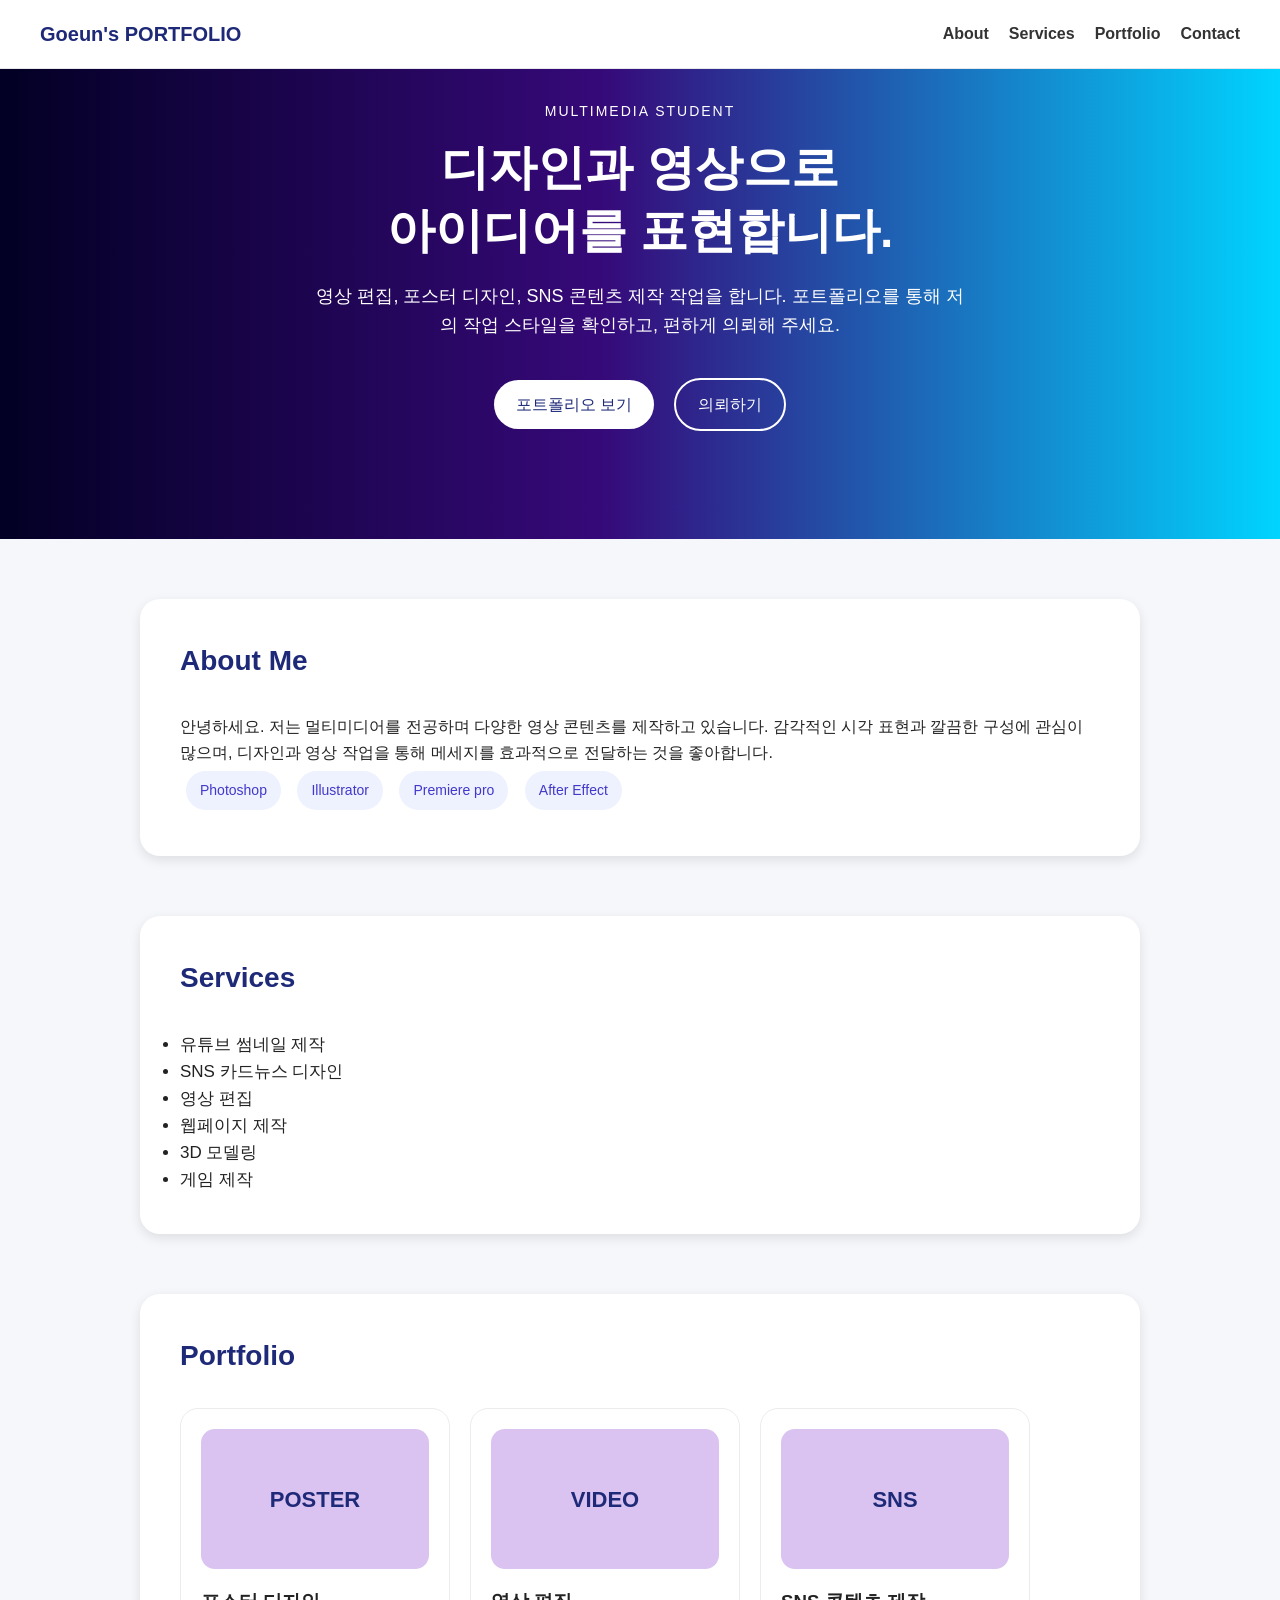
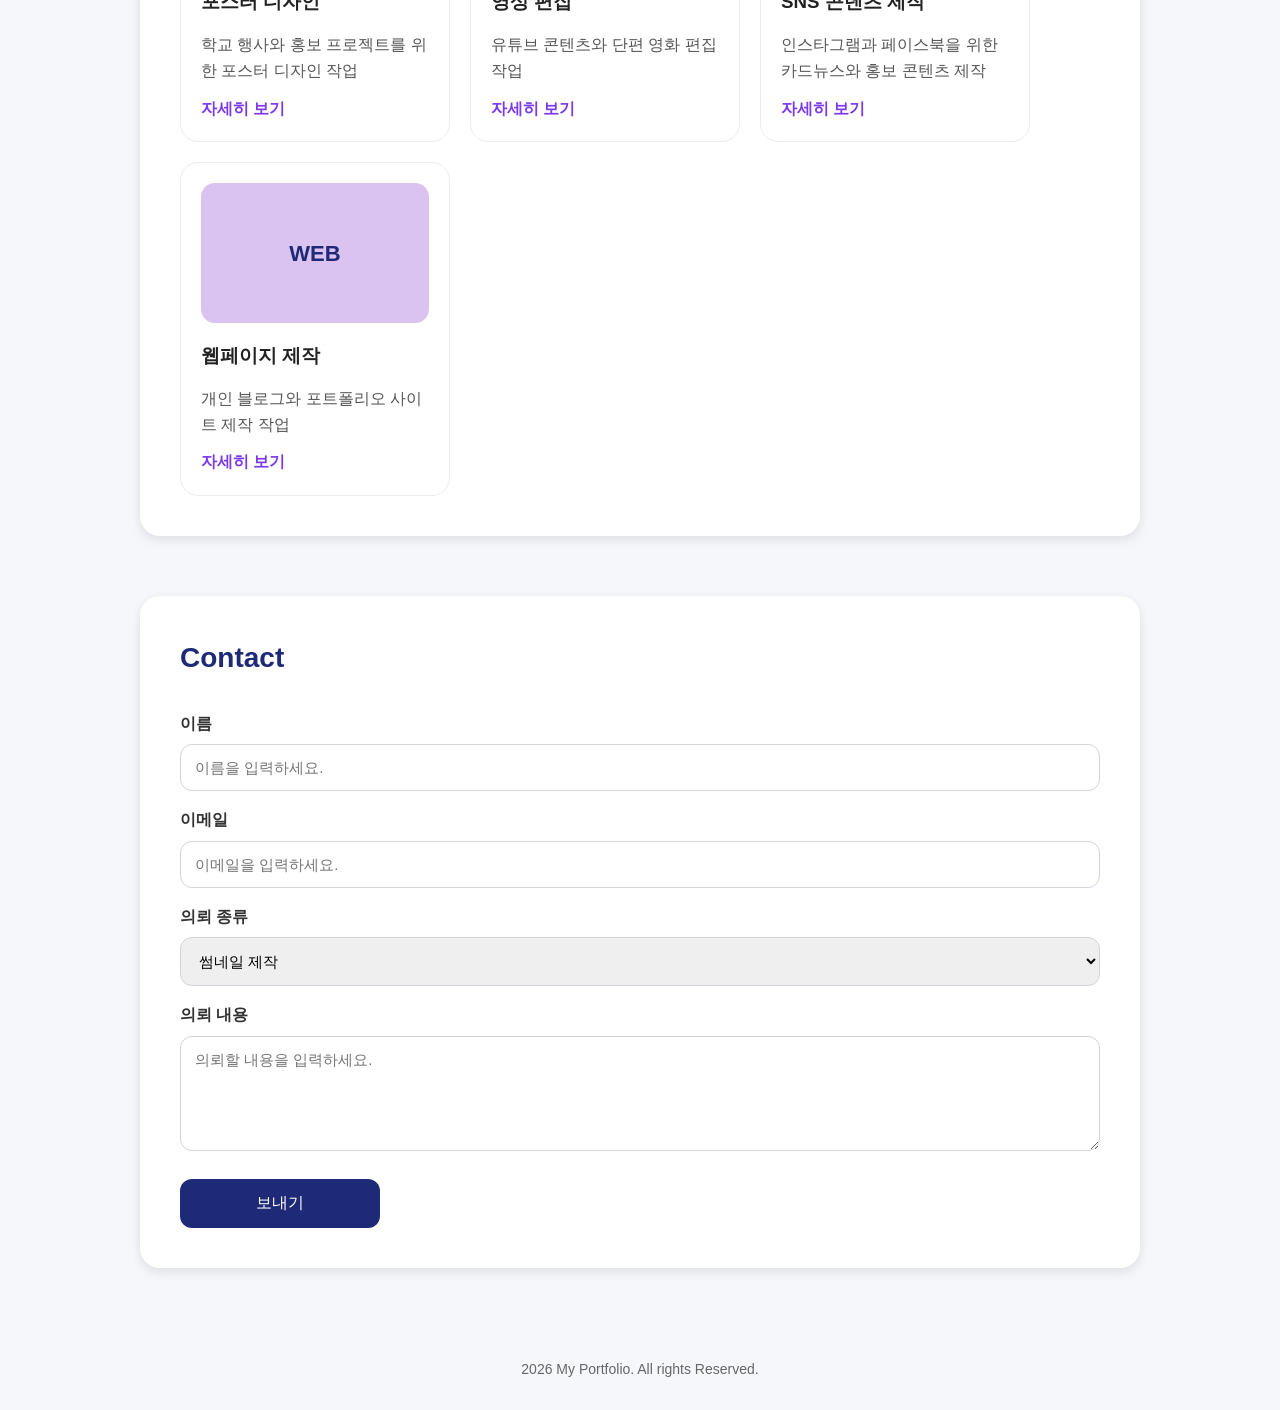
<file: index.html>
<!DOCTYPE html>
<html lang="en">
<head>
    <meta charset="UTF-8">
    <meta name="viewport" content="width=device-width, initial-scale=1.0">
    <title>Goeun's Portfolio</title>
    <link rel="stylesheet" href="style.css">
</head>
<body>
    <nav>
    <div class="logo">Goeun's PORTFOLIO</div>
    <ul>
        <li><a href="about">About</a></li>
        <li><a href="services">Services</a></li>
        <li><a href="portfolio">Portfolio</a></li>
        <li><a href="contact">Contact</a></li>
    </ul>
    </nav>

    <header class="hero">
    <div class="hero-text">
        <p class="small-title">MULTIMEDIA STUDENT</p>
        <h1>디자인과 영상으로<br> 아이디어를 표현합니다.</h1>
        <p class="hero-description">영상 편집, 포스터 디자인, SNS 콘텐츠 제작 작업을 합니다. 포트폴리오를 통해 저의 작업 스타일을 확인하고, 편하게 의뢰해 주세요.</p>
        
        <div class="hero-buttons">
            <a href="#" class="btn first">포트폴리오 보기</a>
            <a href="#" class="btn second">의뢰하기</a>
        </div>

    </div>
    </header>

    <section id="about">
        <h2>About Me</h2>
        <p>안녕하세요. 저는 멀티미디어를 전공하며 다양한 영상 콘텐츠를 제작하고 있습니다.
           감각적인 시각 표현과 깔끔한 구성에 관심이 많으며, 디자인과 영상 작업을 통해 메세지를 효과적으로 전달하는 것을 좋아합니다.
        </p>

        <div class="skills">
            <span>Photoshop</span>
            <span>Illustrator</span>
            <span>Premiere pro</span>
            <span>After Effect</span>
        </div>
    </section>

    <section id="services">
        <h2>Services</h2>
        <ul>
            <li>유튜브 썸네일 제작</li>
            <li>SNS 카드뉴스 디자인</li>
            <li>영상 편집</li>
            <li>웹페이지 제작</li>
            <li>3D 모델링</li>
            <li>게임 제작</li>
        </ul>
    </section>

    <section id="portfolio">
        <h2>Portfolio</h2>
        <div class="portfolio-grid">
            <div class="card">
                <div class="card-image">POSTER</div>
                <h3>포스터 디자인</h3>
                <p>학교 행사와 홍보 프로젝트를 위한 포스터 디자인 작업</p>
                <a href="poster.html" target="_blank">자세히 보기</a>
            </div>

            <div class="card">
                <div class="card-image">VIDEO</div>
                <h3>영상 편집</h3>
                <p>유튜브 콘텐츠와 단편 영화 편집 작업</p>
                <a href="video.html" target="_blank">자세히 보기</a>
            </div>

            <div class="card">
                <div class="card-image">SNS</div>
                <h3>SNS 콘텐츠 제작</h3>
                <p>인스타그램과 페이스북을 위한 카드뉴스와 홍보 콘텐츠 제작</p>
                <a href="sns.html" target="_blank">자세히 보기</a>
            </div>

            <div class="card">
                <div class="card-image">WEB</div>
                <h3>웹페이지 제작</h3>
                <p>개인 블로그와 포트폴리오 사이트 제작 작업</p>
                <a href="web.html" target="_blank">자세히 보기</a>
            </div>
        </div>
    </section>

    <section id="contact">
        <h2>Contact</h2>
        <form class="contact-form">
            <label for="name">이름</label>
            <input type="text" name="name" placeholder="이름을 입력하세요.">
            
            <label for="email">이메일</label>
            <input type="email" name="email" placeholder="이메일을 입력하세요."></imput>
        
            <label for="type">의뢰 종류</label>
            <select name="type">
                <option>썸네일 제작</option>
                <option>포스터 디자인</option>
                <option>영상 편집</option>
                <option>웹페이지 제작</option>
            </select>

            <label for="message">의뢰 내용</label>
            <textarea name="message" placeholder="의뢰할 내용을 입력하세요." rows="5"></textarea>
            
            <input type="submit" value="보내기">
        </form>
    </section>

    <footer>
        <p> 2026 My Portfolio. All rights Reserved.</p>
    </footer>

</body>
</html>
</file>
<file: style.css>
*{
    box-sizing: border-box;
    margin: 0;
    padding: 0;
    font-family: Arial, sans-serif;
}

body{
    background-color: #f5f7fb;
    color: #222;
    line-height: 1.6;
}

nav{
    background-color: #ffffff;
    border-bottom: 1px solid #e5e7eb;
    padding: 18px 40px;
    display:flex;
    justify-content: space-between;
    align-items: center;
    position: fixed;
    width: 100%;
    top: 0;
    left: 0;
    z-index: 1000;
}

nav ul{
    list-style: none;
    display: flex;
    gap: 20px;
}

nav ul li a{
    text-decoration: none;
    color:#333;
    font-weight: bold;
}

nav ul li a:hover{
    color: #7c3aed;
}

.logo{
    font-size: 20px;
    font-weight: bold;
    color: #1e2a78;
}

.hero{
    background: linear-gradient(90deg, rgba(2, 0, 36, 1) 0%, rgba(54, 9, 121, 1) 47%, rgba(0, 212, 255, 1) 100%);
    color:white;
    padding: 100px 20px;
    text-align: center;
    animation: fadeUp 1s ease;
}

.small-title{
    font-size: 14px;
    letter-spacing: 2px;
    margin-bottom: 15px;
}

.hero h1{
    font-size: 48px;
    margin-bottom: 20px;
    line-height: 1.3;
}

.hero-description{
    font-size: 18px;
    width: 650px;
    margin: 0 auto 30px auto;
}

.btn{
    display: inline-block;
    padding: 12px 22px;
    border-radius: 30px;
    text-decoration: none;
    margin: 8px;
}

.first{
    background-color: white;
    color:#1e2a78;
}

.first:hover{
    background-color: #f3f4f6;
}

.second{
    border: 2px solid white;
    color: white;
}

.second:hover{
    background-color: white;
    color: #1e2a78;
}

section{
    background-color: white;
    width: 1000px;
    margin: 60px auto;
    padding: 40px;
    border-radius: 20px;
    box-shadow: rgba(0, 0, 0, 0.1) 0px 4px 12px;
}

section h2{
    font-size: 28px;
    margin-bottom: 30px;
    color: #1e2a78;
}

.skills span{
    display: inline-block;
    background-color: #eef2ff;
    padding: 8px 14px;
    border-radius: 20px;
    margin: 6px;
    font-size: 14px;
    color: #4338ca;
}

#services ul{
    font-size: 17px;
}

footer{
    text-align: center;
    padding: 30px 20px;
    color: #666;
    font-size: 14px;
}

.card{
    width: 270px;
    border: 1px solid #ececec;
    border-radius: 18px;
    padding: 20px;
    transition: box-shadow 0.3s;
}

.card:hover{
    transform: translate(0,-8px);
    box-shadow: 0 10PX 24PX rgba(0,0,0,0.12);
}

.card h3{
    color: #222;
    margin-bottom: 15px;
}

.card p{
    color:#555;
    margin-bottom: 12px;
}

.card a{
    color: #7c3aed;
    text-decoration: none;
    font-weight: bold;
}

.card a:hover{
    text-decoration: underline;
}

.card-image{
    height: 140px;
    background-color: rgb(218, 195,240);
    border-radius: 14px;
    font-size: 22px;
    font-weight: bold;
    color: #1e2a78;
    display: flex;
    justify-content: center;
    align-items: center;
    margin-bottom: 18px;
}

.portfolio-grid{
    display: flex;
    gap: 20px;
    flex-wrap: wrap;
}

.contact-form label{
    display: block;
    margin-top: 16px;
    margin-bottom: 8px;
    color: #333;
    font-weight: bold;
}

.contact-form input,
.contact-form select,
.contact-form textarea{
    width: 100%;
    padding: 14px;
    border: 1px solid #d1d5db;
    border-radius: 12px;
    font-size: 15px;
}

.contact-form input[type="submit"]{
    margin-top: 20px;
    background-color: #1e2a78;
    color: white;
    width:200px;
    font-size: 16px;
    border: none;
    padding: 14px 24px;
    transition: background-color 0.3s, transform 0.3s;
}

.contact-form input[type="submit"]:hover{
    background-color: #7c3aed;
    transform: translate(0,-4px);
}

@keyframes fadeUp{
    from{
        opacity: 0;
        transform: translate(0, 25px);
    }
    to{
        opacity: 1;
        transform: translate(0,0);
    }
}
</file>
